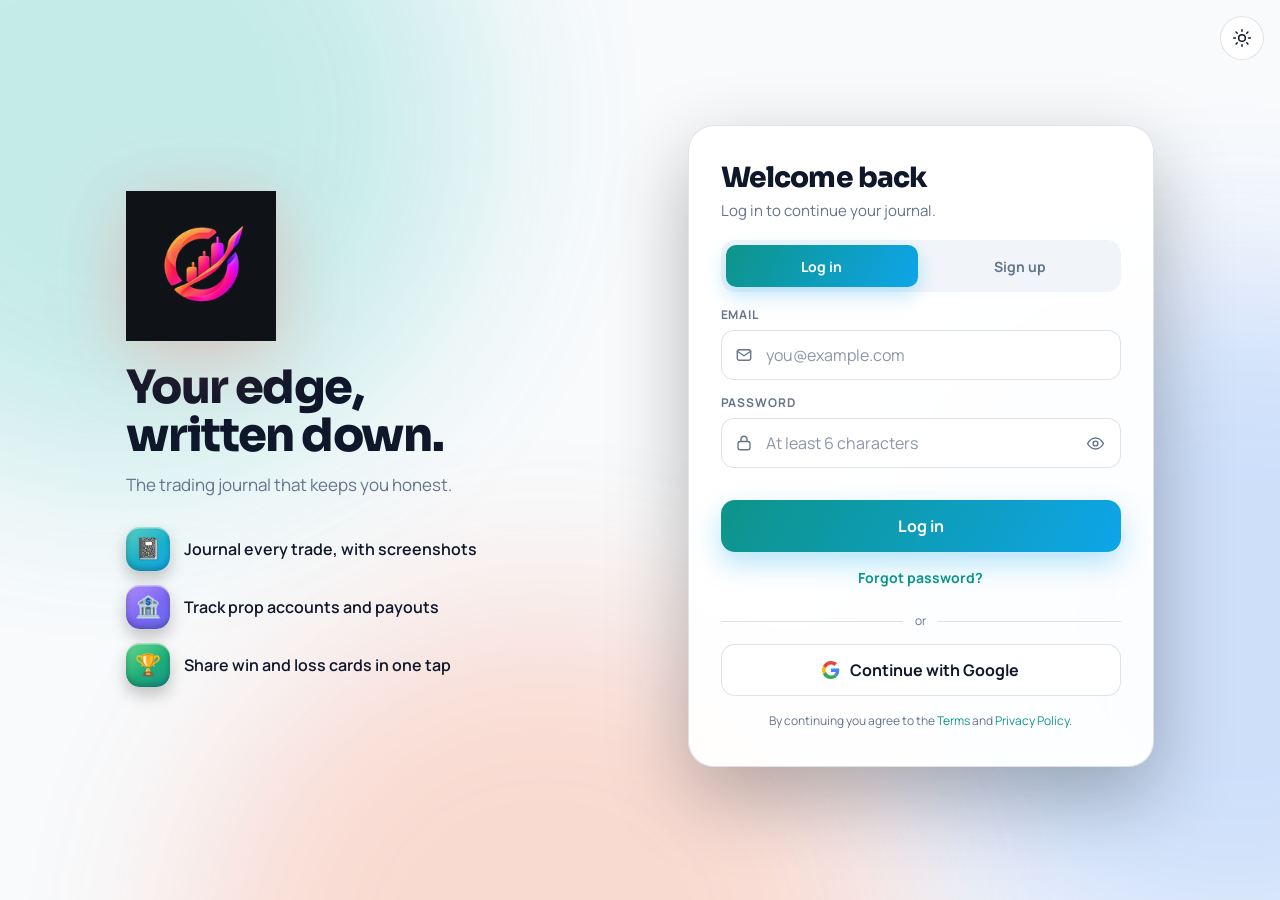
<file: auth.html>
<!DOCTYPE html>
<html lang="en">
<head>
<meta charset="utf-8">
<meta name="viewport" content="width=device-width, initial-scale=1, viewport-fit=cover">
<meta name="theme-color" content="#f5f3fb">
<title>Log in – LockIn</title>
<link rel="icon" href="logo.png">
<link rel="preconnect" href="https://fonts.googleapis.com">
<link rel="preconnect" href="https://fonts.gstatic.com" crossorigin>
<link href="https://fonts.googleapis.com/css2?family=Sora:wght@500;700;800&family=Manrope:wght@400;500;700&display=swap" rel="stylesheet">
<script>try{var t=localStorage.getItem('ascend1t')||'light';document.documentElement.setAttribute('data-theme',t)}catch(e){}</script>
<style>
:root{--bg:#0F1318;--surf:rgba(23,27,34,.86);--card:#1E232B;--tx:#F9FAFB;--mut:#94A3B8;--cy:#14B8A6;--dn:#EF4444;--up:#22C55E;--line:rgba(148,163,184,.18);--inp:rgba(15,19,24,.9);--g:linear-gradient(120deg,#14B8A6,#0EA5E9);--ac:linear-gradient(120deg,#FF8A3D,#FF4D4D);--f1:'Sora','Segoe UI',system-ui,sans-serif;--f2:'Manrope','Segoe UI',system-ui,sans-serif;color-scheme:dark}
:root[data-theme="light"]{--bg:#F8FAFC;--surf:rgba(255,255,255,.94);--card:#F1F5F9;--tx:#0F172A;--mut:#64748B;--cy:#0D9488;--dn:#DC2626;--up:#16A34A;--line:rgba(15,23,42,.12);--inp:#fff;--g:linear-gradient(120deg,#0D9488,#0EA5E9);color-scheme:light}
*,*::before,*::after{box-sizing:border-box}
html,body{margin:0;min-height:100%}
body{background:var(--bg);color:var(--tx);font:16px/1.5 var(--f2);-webkit-font-smoothing:antialiased;overflow-x:hidden;transition:background-color .4s,color .4s}
.bg{position:fixed;inset:0;z-index:-1;overflow:hidden}
.bg i{position:absolute;width:55vmax;height:55vmax;border-radius:50%;filter:blur(90px);opacity:.34;animation:drift 20s ease-in-out infinite alternate}
.bg i:nth-child(1){background:#14B8A6;left:-18vmax;top:-18vmax}.bg i:nth-child(2){background:#3B82F6;right:-24vmax;top:30vh;animation-duration:26s}.bg i:nth-child(3){background:#FF6A3D;left:15vw;bottom:-32vmax;opacity:.16;animation-duration:30s}
[data-theme="light"] .bg i{opacity:.22}
@keyframes drift{to{transform:translate(8vmax,6vmax) scale(1.15)}}
@keyframes rise{from{opacity:0;transform:translateY(18px) scale(.97)}}
@keyframes pop{0%{opacity:0;transform:scale(.4)}60%{opacity:1;transform:scale(1.1)}100%{transform:scale(1)}}
@keyframes spin{to{transform:rotate(360deg)}}
.theme{position:fixed;top:calc(16px + env(safe-area-inset-top,0px));right:16px;width:44px;height:44px;border-radius:50%;border:1px solid var(--line);background:var(--surf);color:var(--tx);cursor:pointer;display:grid;place-items:center;backdrop-filter:blur(12px);z-index:5;transition:transform .2s}
.theme:hover{transform:rotate(18deg)}
.theme svg{width:20px;height:20px}.theme .sun{display:none}[data-theme="light"] .theme .sun{display:block}[data-theme="light"] .theme .moon{display:none}
.wrap{min-height:100vh;display:grid;grid-template-columns:1fr;gap:28px;width:100%;max-width:440px;margin:0 auto;padding:max(24px,env(safe-area-inset-top,0px)) 16px 32px;align-content:center}
.hero{display:none}
.card{background:var(--surf);border:1px solid var(--line);border-radius:26px;padding:28px 22px;backdrop-filter:blur(18px);box-shadow:0 30px 80px rgba(0,0,0,.28);animation:rise .7s cubic-bezier(.2,.9,.3,1.1) both}
.brand{display:flex;align-items:center;gap:10px;margin-bottom:18px}
.brand img{width:44px;height:44px;object-fit:contain;animation:pop .8s cubic-bezier(.2,1.5,.4,1) .2s both}
.wm{font:800 25px var(--f1);letter-spacing:-.03em}.wm em{font-style:normal;background:var(--ac);-webkit-background-clip:text;background-clip:text;-webkit-text-fill-color:transparent}
h1{font:800 28px/1.15 var(--f1);letter-spacing:-.03em;margin:0}
.sub{color:var(--mut);margin:6px 0 18px;font-size:15px}
.notice{border-radius:12px;padding:10px 12px;font-size:13px;margin:0 0 14px;background:rgba(245,181,68,.12);border:1px solid rgba(245,181,68,.4)}.notice[hidden]{display:none}
.tabs{display:grid;grid-template-columns:1fr 1fr;gap:6px;padding:5px;border-radius:14px;background:var(--card);margin-bottom:6px}
.tabs button{border:0;border-radius:10px;min-height:42px;background:none;color:var(--mut);font:700 14px var(--f2);cursor:pointer;transition:background .25s,color .25s,box-shadow .25s}
.tabs button.on{background:var(--g);color:#fff;box-shadow:0 8px 20px rgba(14,165,233,.28)}
label{display:block;font-size:12px;letter-spacing:.07em;text-transform:uppercase;font-weight:700;color:var(--mut);margin:14px 0 6px}
.f{position:relative}
.f>svg{position:absolute;left:14px;top:50%;transform:translateY(-50%);width:18px;height:18px;color:var(--mut);pointer-events:none;transition:color .2s}
.f input{width:100%;min-height:50px;font:16px var(--f2);padding:0 14px 0 44px;border-radius:13px;border:1px solid var(--line);background:var(--inp);color:var(--tx);transition:border-color .2s,box-shadow .2s}
.f input::placeholder{color:var(--mut);opacity:.75}
.f input:focus{outline:0;border-color:var(--cy);box-shadow:0 0 0 4px rgba(20,184,166,.18)}.f:focus-within>svg{color:var(--cy)}
.f.bad input{border-color:var(--dn)}
.eye{position:absolute;right:4px;top:50%;transform:translateY(-50%);width:42px;height:42px;border:0;background:none;color:var(--mut);cursor:pointer;display:grid;place-items:center;border-radius:10px}
.eye svg{width:19px;height:19px;position:static;transform:none}.eye .off{display:none}.eye.show .on{display:none}.eye.show .off{display:block}
.f.has-eye input{padding-right:48px}
.meter{height:5px;border-radius:5px;background:var(--card);overflow:hidden;margin-top:10px}.meter i{display:block;height:100%;width:0;border-radius:5px;transition:width .3s,background .3s}
.hint{font-size:12px;color:var(--mut);margin:6px 0 0}
.err{color:var(--dn);font-size:13px;min-height:20px;margin:10px 0 2px}
.btn{width:100%;min-height:52px;border:0;border-radius:14px;font:700 16px var(--f2);cursor:pointer;display:flex;align-items:center;justify-content:center;gap:10px;transition:transform .15s,box-shadow .2s,opacity .2s}
.btn:active{transform:scale(.98)}.btn:focus-visible,.tabs button:focus-visible,.link:focus-visible,.eye:focus-visible,.theme:focus-visible{outline:2px solid var(--cy);outline-offset:2px}
.primary{background:var(--g);color:#fff;box-shadow:0 12px 28px rgba(14,165,233,.3);position:relative;overflow:hidden}
.primary::after{content:"";position:absolute;inset:0;background:linear-gradient(110deg,transparent 30%,rgba(255,255,255,.3) 50%,transparent 70%);transform:translateX(-120%);animation:shine 3.4s ease-in-out infinite}
@keyframes shine{60%,100%{transform:translateX(120%)}}
.primary:disabled{opacity:.75;cursor:default}.primary:disabled::after{display:none}
.spin{width:18px;height:18px;border:2.5px solid rgba(255,255,255,.4);border-top-color:#fff;border-radius:50%;animation:spin .7s linear infinite}
.google{background:var(--inp);color:var(--tx);border:1px solid var(--line)}.google:hover{border-color:var(--cy)}
.link{display:block;width:100%;background:none;border:0;color:var(--cy);font:700 14px var(--f2);min-height:42px;cursor:pointer;margin-top:4px}
.or{display:flex;align-items:center;gap:12px;color:var(--mut);font-size:12px;margin:14px 0}.or::before,.or::after{content:"";flex:1;height:1px;background:var(--line)}
.terms{color:var(--mut);font-size:12px;text-align:center;margin:16px 0 0}.terms a{color:var(--cy);text-decoration:none}
.card[data-mode="login"] .su{display:none}.card[data-mode="signup"] .li{display:none}
.hero h2{font:800 clamp(34px,4vw,46px)/1.05 var(--f1);letter-spacing:-.035em;margin:0 0 12px}
.hero p{color:var(--mut);margin:0;font-size:17px}
.hero img{width:150px;height:auto;display:block;margin:0 0 22px;filter:drop-shadow(0 14px 36px rgba(255,90,80,.3));animation:pop .9s cubic-bezier(.2,1.5,.4,1) .15s both}
.feat{list-style:none;padding:0;margin:30px 0 0}.feat li{display:flex;align-items:center;gap:14px;margin:14px 0;font-weight:600}
.chip{flex:none;width:44px;height:44px;border-radius:14px;display:grid;place-items:center;font-size:21px;background:linear-gradient(145deg,rgba(255,255,255,.3),rgba(255,255,255,.04) 55%),linear-gradient(145deg,var(--c1),var(--c2));box-shadow:inset 0 1.5px 0 rgba(255,255,255,.5),inset 0 -3px 6px rgba(0,0,0,.25),0 8px 16px rgba(0,0,0,.22)}
@media (min-width:900px){.wrap{max-width:1060px;grid-template-columns:1.05fr 1fr;gap:72px;align-items:center}.hero{display:block;animation:rise .8s cubic-bezier(.2,.9,.3,1.1) both}.card{padding:36px 32px}.brand{display:none}}
@media (prefers-reduced-motion:reduce){*{animation-duration:.01s!important;animation-delay:0s!important;transition:none!important}}
</style>
</head>
<body>
<div class="bg"><i></i><i></i><i></i></div>
<button class="theme" id="theme-toggle" type="button" aria-label="Switch dark or light mode">
  <svg class="moon" viewBox="0 0 24 24" fill="none" stroke="currentColor" stroke-width="1.8" stroke-linecap="round" stroke-linejoin="round"><path d="M21 12.8A8.5 8.5 0 1 1 11.2 3a6.6 6.6 0 0 0 9.8 9.8z"/></svg>
  <svg class="sun" viewBox="0 0 24 24" fill="none" stroke="currentColor" stroke-width="1.8" stroke-linecap="round" stroke-linejoin="round"><circle cx="12" cy="12" r="4"/><path d="M12 2v2M12 20v2M4.9 4.9l1.4 1.4M17.7 17.7l1.4 1.4M2 12h2M20 12h2M4.9 19.1l1.4-1.4M17.7 6.3l1.4-1.4"/></svg>
</button>

<main class="wrap">
  <section class="hero" aria-hidden="true">
    <img src="logo.png" alt="">
    <h2>Your edge,<br>written down.</h2>
    <p>The trading journal that keeps you honest.</p>
    <ul class="feat">
      <li><span class="chip" style="--c1:#14B8A6;--c2:#0EA5E9">📓</span>Journal every trade, with screenshots</li>
      <li><span class="chip" style="--c1:#8B5CF6;--c2:#6366F1">🏦</span>Track prop accounts and payouts</li>
      <li><span class="chip" style="--c1:#22C55E;--c2:#0D9488">🏆</span>Share win and loss cards in one tap</li>
    </ul>
  </section>

  <section class="card" id="auth-card" data-mode="login" aria-labelledby="auth-title">
    <div class="brand"><img src="logo.png" alt=""><span class="wm">Lock<em>In</em></span></div>
    <h1 id="auth-title">Welcome back</h1>
    <p class="sub" id="auth-sub">Log in to continue your journal.</p>
    <div class="notice" id="auth-notice" hidden></div>

    <div class="tabs" role="tablist">
      <button type="button" id="tab-login" class="on" role="tab" aria-selected="true">Log in</button>
      <button type="button" id="tab-signup" role="tab" aria-selected="false">Sign up</button>
    </div>

    <form id="auth-form" novalidate>
      <div class="su">
        <label for="auth-name">Name</label>
        <div class="f"><svg viewBox="0 0 24 24" fill="none" stroke="currentColor" stroke-width="1.8" stroke-linecap="round" stroke-linejoin="round"><circle cx="12" cy="8" r="4"/><path d="M4 21c1-4 4-6 8-6s7 2 8 6"/></svg>
        <input id="auth-name" name="name" autocomplete="name" placeholder="Your name"></div>
      </div>

      <label for="auth-email">Email</label>
      <div class="f"><svg viewBox="0 0 24 24" fill="none" stroke="currentColor" stroke-width="1.8" stroke-linecap="round" stroke-linejoin="round"><rect x="3" y="5" width="18" height="14" rx="3"/><path d="M3 7l9 6 9-6"/></svg>
      <input id="auth-email" name="email" type="email" inputmode="email" autocomplete="email" placeholder="you@example.com"></div>

      <label for="auth-password">Password</label>
      <div class="f has-eye"><svg viewBox="0 0 24 24" fill="none" stroke="currentColor" stroke-width="1.8" stroke-linecap="round" stroke-linejoin="round"><rect x="4" y="10" width="16" height="11" rx="3"/><path d="M8 10V7a4 4 0 0 1 8 0v3"/></svg>
      <input id="auth-password" name="password" type="password" autocomplete="current-password" placeholder="At least 6 characters">
      <button class="eye" id="eye" type="button" aria-label="Show or hide password">
        <svg class="on" viewBox="0 0 24 24" fill="none" stroke="currentColor" stroke-width="1.8" stroke-linecap="round" stroke-linejoin="round"><path d="M2 12s3.6-7 10-7 10 7 10 7-3.6 7-10 7S2 12 2 12z"/><circle cx="12" cy="12" r="3"/></svg>
        <svg class="off" viewBox="0 0 24 24" fill="none" stroke="currentColor" stroke-width="1.8" stroke-linecap="round" stroke-linejoin="round"><path d="M3 3l18 18M10.6 6.1A9.7 9.7 0 0 1 12 5c6.4 0 10 7 10 7a17 17 0 0 1-3.2 4M6.5 6.8C3.8 8.6 2 12 2 12s3.6 7 10 7c1.6 0 3-.4 4.3-1M9.9 9.9a3 3 0 0 0 4.2 4.2"/></svg>
      </button></div>

      <div class="su">
        <div class="meter" aria-hidden="true"><i id="meter"></i></div>
        <p class="hint" id="meter-hint">Use 10+ characters with a mix of letters and numbers.</p>
        <label for="auth-confirm">Confirm password</label>
        <div class="f"><svg viewBox="0 0 24 24" fill="none" stroke="currentColor" stroke-width="1.8" stroke-linecap="round" stroke-linejoin="round"><rect x="4" y="10" width="16" height="11" rx="3"/><path d="M8 10V7a4 4 0 0 1 8 0v3"/></svg>
        <input id="auth-confirm" name="confirm" type="password" autocomplete="new-password" placeholder="Repeat your password"></div>
      </div>

      <p class="err" id="auth-error" role="alert"></p>
      <button class="btn primary" id="auth-submit" type="submit">Log in</button>
      <button class="link li" id="auth-forgot" type="button">Forgot password?</button>
    </form>

    <div class="or"><span>or</span></div>
    <button class="btn google" id="auth-google" type="button">
      <svg width="18" height="18" viewBox="0 0 48 48" aria-hidden="true"><path fill="#EA4335" d="M24 9.5c3.5 0 6.6 1.2 9.1 3.6l6.8-6.8C35.8 2.4 30.3 0 24 0 14.6 0 6.5 5.4 2.6 13.2l7.9 6.1C12.4 13.6 17.7 9.5 24 9.5z"/><path fill="#4285F4" d="M46.1 24.5c0-1.6-.1-3.1-.4-4.5H24v9h12.4c-.5 2.9-2.2 5.3-4.6 6.9l7.3 5.7c4.3-4 6.8-9.9 6.8-17.1z"/><path fill="#FBBC05" d="M10.5 28.7c-.5-1.4-.8-3-.8-4.7s.3-3.3.8-4.7l-7.9-6.1C.9 16.4 0 20.1 0 24s.9 7.6 2.6 10.8l7.9-6.1z"/><path fill="#34A853" d="M24 48c6.5 0 11.9-2.1 15.9-5.8l-7.3-5.7c-2 1.4-4.7 2.2-8.6 2.2-6.3 0-11.6-4.1-13.5-9.8l-7.9 6.1C6.5 42.6 14.6 48 24 48z"/></svg>
      Continue with Google
    </button>
    <p class="terms">By continuing you agree to the <a href="#">Terms</a> and <a href="#">Privacy Policy</a>.</p>
  </section>
</main>

<script>
/* ==========================================================================
   LockIn auth page: UI only. Wire it to your own auth code.

   Events (listen on document):
     lockin:submit  -> detail { mode: 'login'|'signup', name, email, password }   (fires after basic checks pass)
     lockin:google  -> user tapped "Continue with Google"
     lockin:forgot  -> detail { email }

   Helpers on window.LockInAuth:
     setMode('login'|'signup')   setError('message')   setLoading(true|false)
     setNotice('html message' | '')

   Example:
     document.addEventListener('lockin:submit', e => { LockInAuth.setLoading(true); yourSignIn(e.detail).catch(err => { LockInAuth.setLoading(false); LockInAuth.setError(err.message) }) })
   ========================================================================== */
(function(){
  var $=function(s){return document.querySelector(s)},card=$('#auth-card'),mode='login',busy=false;
  var T={login:['Welcome back','Log in to continue your journal.','Log in'],signup:['Create your account','Start journaling your edge today.','Create account']};
  function setMode(m){
    mode=m;card.dataset.mode=m;
    $('#tab-login').classList.toggle('on',m==='login');$('#tab-signup').classList.toggle('on',m==='signup');
    $('#tab-login').setAttribute('aria-selected',m==='login');$('#tab-signup').setAttribute('aria-selected',m==='signup');
    $('#auth-title').textContent=T[m][0];$('#auth-sub').textContent=T[m][1];
    if(!busy)$('#auth-submit').textContent=T[m][2];
    $('#auth-password').autocomplete=m==='login'?'current-password':'new-password';
    document.title=(m==='login'?'Log in':'Sign up')+' – LockIn';setError('');
  }
  function setError(msg){$('#auth-error').textContent=msg||''}
  function setNotice(html){var n=$('#auth-notice');n.hidden=!html;n.innerHTML=html||''}
  function setLoading(b){
    busy=!!b;var s=$('#auth-submit');s.disabled=busy;
    s.innerHTML=busy?'<span class="spin"></span>'+(mode==='login'?'Logging in…':'Creating account…'):T[mode][2];
  }
  function bad(id,on){var f=$(id).closest('.f');if(f)f.classList.toggle('bad',!!on)}
  $('#tab-login').onclick=function(){setMode('login')};$('#tab-signup').onclick=function(){setMode('signup')};
  $('#eye').onclick=function(){
    var show=$('#auth-password').type==='password';
    $('#auth-password').type=show?'text':'password';$('#auth-confirm').type=show?'text':'password';this.classList.toggle('show',show);
  };
  $('#auth-password').addEventListener('input',function(){
    var v=this.value,sc=(v.length>=6)+(v.length>=10)+(/[A-Z]/.test(v)&&/[a-z]/.test(v))+(/\d/.test(v))+(/[^A-Za-z0-9]/.test(v)),m=$('#meter');
    m.style.width=(sc/5*100)+'%';m.style.background=sc<=1?'#EF4444':sc<=3?'#F59E0B':'#22C55E';
    $('#meter-hint').textContent=!v?'Use 10+ characters with a mix of letters and numbers.':sc<=1?'Weak. Add more characters.':sc<=3?'Getting there. Add numbers or symbols.':'Strong password.';
  });
  ['#auth-name','#auth-email','#auth-password','#auth-confirm'].forEach(function(id){$(id).addEventListener('input',function(){bad(id,false);setError('')})});
  $('#auth-form').addEventListener('submit',function(e){
    e.preventDefault();if(busy)return;
    var d={mode:mode,name:$('#auth-name').value.trim(),email:$('#auth-email').value.trim(),password:$('#auth-password').value},c=$('#auth-confirm').value;
    ['#auth-name','#auth-email','#auth-password','#auth-confirm'].forEach(function(id){bad(id,false)});
    if(mode==='signup'&&!d.name){bad('#auth-name',1);setError('Add your name.');return}
    if(!/^\S+@\S+\.\S+$/.test(d.email)){bad('#auth-email',1);setError('Enter a valid email address.');return}
    if(!d.password){bad('#auth-password',1);setError('Enter your password.');return}
    if(mode==='signup'){
      if(d.password.length<6){bad('#auth-password',1);setError('Use at least 6 characters for your password.');return}
      if(d.password!==c){bad('#auth-confirm',1);setError('Passwords don’t match.');return}
    }
    setError('');document.dispatchEvent(new CustomEvent('lockin:submit',{detail:d}));
  });
  $('#auth-google').onclick=function(){document.dispatchEvent(new CustomEvent('lockin:google'))};
  $('#auth-forgot').onclick=function(){
    var em=$('#auth-email').value.trim();
    if(!/^\S+@\S+\.\S+$/.test(em)){bad('#auth-email',1);setError('Type your email above first, then tap Forgot password.');return}
    document.dispatchEvent(new CustomEvent('lockin:forgot',{detail:{email:em}}));
  };
  $('#theme-toggle').onclick=function(){
    var t=document.documentElement.getAttribute('data-theme')==='light'?'dark':'light';
    document.documentElement.setAttribute('data-theme',t);try{localStorage.setItem('ascend1t',t)}catch(e){}
    var m=document.querySelector('meta[name=theme-color]');if(m)m.content=t==='light'?'#F8FAFC':'#0F1318';
  };
  window.LockInAuth={setMode:setMode,setError:setError,setLoading:setLoading,setNotice:setNotice};
  setMode('login');
})();
</script>
</body>
</html>
</file>
